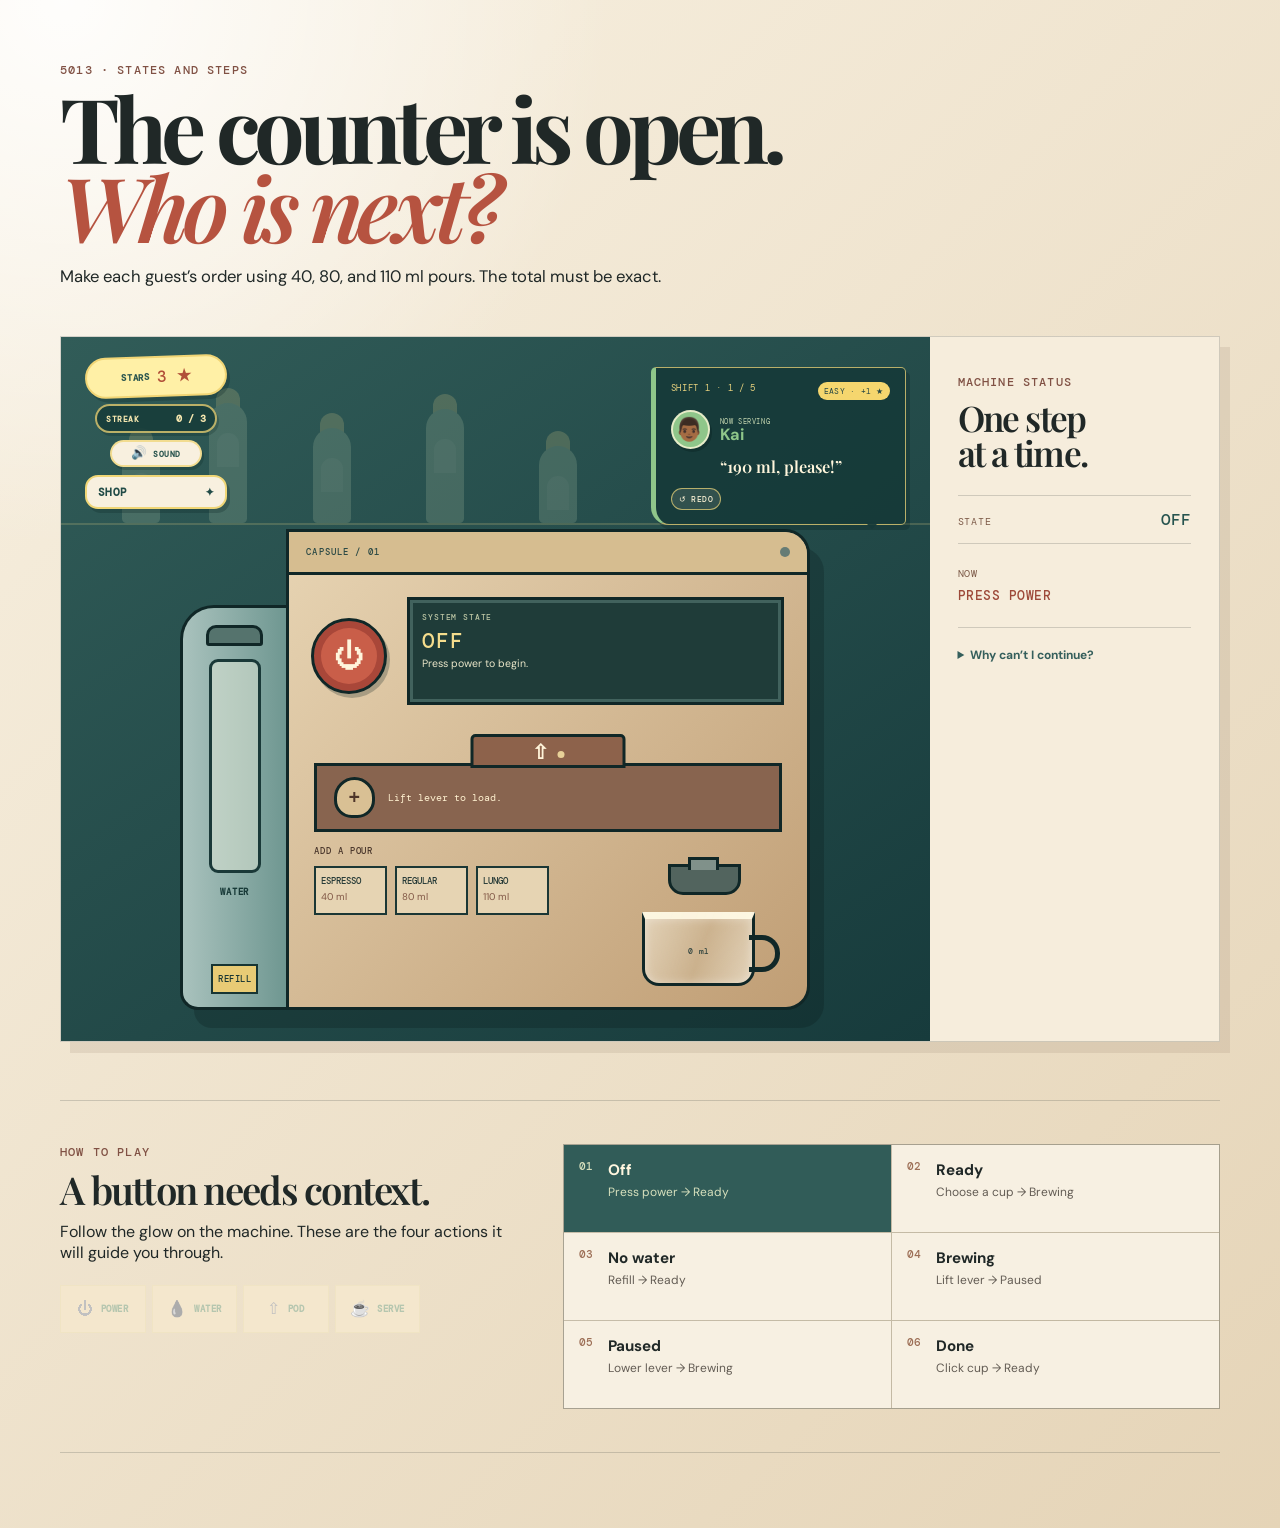
<file: index.html>
<!doctype html>
<html lang="en">
  <head>
    <meta charset="UTF-8" />
    <meta name="viewport" content="width=device-width, initial-scale=1.0" />
    <meta name="description" content="An interactive state model of a capsule coffee machine." />
    <title>Capsule Coffee Machine</title>
    <link rel="preconnect" href="https://fonts.googleapis.com" />
    <link rel="preconnect" href="https://fonts.gstatic.com" crossorigin />
    <link href="https://fonts.googleapis.com/css2?family=DM+Mono:wght@400;500&family=DM+Sans:wght@400;500;600;700&family=Playfair+Display:ital,wght@0,600;0,700;1,600&display=swap" rel="stylesheet" />
    <link rel="stylesheet" href="style.css" />
    <style>
      .machine-stage { padding-top: 188px; }
      .guide-explainer { width: 100%; max-width: 360px; margin: 22px 0 0; }
      .machine-body { position: relative; overflow: hidden; }
      .machine-top,.machine-face { position: relative; z-index: 2; }
      .machine-pattern { position: absolute; z-index: 1; inset: 43px 0 0; pointer-events: none; opacity: 0; }
      .coffee-machine[data-skin="halloween"] .machine-body { background: linear-gradient(135deg,#ee8837,#4d294e); }.coffee-machine[data-skin="halloween"] .machine-top { background: #35203f; }.coffee-machine[data-skin="halloween"] .water-tank { background: linear-gradient(90deg,#f0aa46,#6c385f); }.coffee-machine[data-skin="halloween"] .capsule-bay { background: #51294f; }.coffee-machine[data-skin="halloween"] .lever { background: #e37d38; }
      .coffee-machine[data-skin="christmas"] .machine-body { background: linear-gradient(135deg,#e9dfc6,#3c7e62); }.coffee-machine[data-skin="christmas"] .machine-top { background: #a9343c; }.coffee-machine[data-skin="christmas"] .water-tank { background: linear-gradient(90deg,#f0e5c9,#4b9276); }.coffee-machine[data-skin="christmas"] .capsule-bay { background: #a83d42; }.coffee-machine[data-skin="christmas"] .lever { background: #31715a; }
      .coffee-machine[data-skin="chinese"] .machine-body { background: linear-gradient(135deg,#d93d3c,#8e2027); }.coffee-machine[data-skin="chinese"] .machine-top { background: #701922; color: #ffe7a4; }.coffee-machine[data-skin="chinese"] .water-tank { background: linear-gradient(90deg,#e87553,#aa272d); }.coffee-machine[data-skin="chinese"] .capsule-bay { background: #7f1d25; }.coffee-machine[data-skin="chinese"] .lever { background: #dcb649; }
      .coffee-machine[data-skin="halloween"] .machine-pattern { opacity: .45; background-image: url("data:image/svg+xml,%3Csvg xmlns='http://www.w3.org/2000/svg' width='168' height='92' viewBox='0 0 168 92'%3E%3Cg opacity='.96'%3E%3Cg transform='translate(10 13)'%3E%3Cellipse cx='30' cy='27' rx='25' ry='22' fill='%23f6a139'/%3E%3Cellipse cx='30' cy='27' rx='13' ry='22' fill='none' stroke='%23d66b2b' stroke-width='3'/%3E%3Cpath d='M28 5c1-8 8-7 11-5-5 2-6 6-6 9' fill='%23567b43'/%3E%3Cpath d='m16 23 7-7 6 8m14-1-7-7-5 8M17 35c9 9 20 9 28 0-5 2-8 0-11-3-3 4-7 5-17 3Z' fill='%23382339'/%3E%3C/g%3E%3Cg transform='translate(94 12)'%3E%3Cpath d='M31 3C15 3 5 15 7 31c1 9 6 13 12 16v13h24V47c6-3 11-7 12-16C57 15 47 3 31 3Z' fill='%23f4ead1'/%3E%3Ccircle cx='21' cy='29' r='7' fill='%23382339'/%3E%3Ccircle cx='42' cy='29' r='7' fill='%23382339'/%3E%3Cpath d='m31 35-5 8h10Z' fill='%23382339'/%3E%3Cpath d='M21 50v10m10-10v10m10-10v10' stroke='%23382339' stroke-width='3'/%3E%3C/g%3E%3C/g%3E%3C/svg%3E"); background-size: 168px 92px; }
      .coffee-machine[data-skin="christmas"] .machine-pattern { opacity: .47; background-color: #f3e7c8; background-image: repeating-linear-gradient(0deg,transparent 0 23px,rgba(139,30,42,.88) 23px 29px,transparent 29px 37px,rgba(39,106,76,.78) 37px 40px),repeating-linear-gradient(90deg,transparent 0 25px,rgba(139,30,42,.88) 25px 31px,transparent 31px 41px,rgba(39,106,76,.78) 41px 44px); }
      .coffee-machine[data-skin="chinese"] .machine-pattern { opacity: .38; background-image: url("data:image/svg+xml,%3Csvg xmlns='http://www.w3.org/2000/svg' width='190' height='104' viewBox='0 0 190 104'%3E%3Cg fill='none' stroke='%23f5d36f' stroke-width='4' stroke-linecap='round' stroke-linejoin='round'%3E%3Cpath d='M14 66c19-34 43-38 55-15 12 25 37 25 50 1 9-17 25-22 45-8-5-10-2-18 8-23m-8 23 14-2-6 12 10 9-16 2c-13 22-35 30-55 13-18-15-33-7-45 6-18 18-38 9-52-18Z'/%3E%3Cpath d='m160 35-11-12m18 11 5-15m-26 44-11 12m-70-6-13 13m62-9 10 14M35 53l-15-7'/%3E%3Ccircle cx='168' cy='42' r='2.5' fill='%23f5d36f' stroke='none'/%3E%3Cpath d='M25 20c11-11 22-8 27 0 8-11 22-7 24 4M101 23c10-10 21-7 25 1 8-10 20-6 23 3' stroke-width='3'/%3E%3C/g%3E%3C/svg%3E"); background-size: 190px 104px; }
      .coffee-machine[data-button-skin="heart"] .power-button,.coffee-machine[data-button-skin="star"] .power-button { border: 0; border-radius: 0; background: #102727; box-shadow: none; filter: drop-shadow(4px 5px 0 rgba(14,33,31,.32)); }
      .coffee-machine[data-button-skin="heart"] .power-button::before,.coffee-machine[data-button-skin="heart"] .power-button::after,.coffee-machine[data-button-skin="star"] .power-button::before,.coffee-machine[data-button-skin="star"] .power-button::after { content: ""; position: absolute; z-index: 1; pointer-events: none; }
      .coffee-machine[data-button-skin="heart"] .power-button { width: 82px; height: 76px; clip-path: polygon(50% 97%,5% 58%,0 30%,16% 5%,41% 8%,50% 24%,59% 8%,84% 5%,100% 30%,95% 58%); }
      .coffee-machine[data-button-skin="heart"] .power-button::before { inset: 4px; background: #a94750; clip-path: inherit; }.coffee-machine[data-button-skin="heart"] .power-button::after { inset: 10px; z-index: 2; background: linear-gradient(145deg,#f28b91,#c5505b 62%,#9d3c49); clip-path: inherit; }
      .coffee-machine[data-button-skin="star"] .power-button { width: 88px; height: 88px; color: #26443f; clip-path: polygon(50% 0,61% 34%,98% 38%,68% 59%,79% 95%,50% 74%,21% 95%,32% 59%,2% 38%,39% 34%); }
      .coffee-machine[data-button-skin="star"] .power-button::before { inset: 4px; background: #b28427; clip-path: inherit; }.coffee-machine[data-button-skin="star"] .power-button::after { inset: 10px; z-index: 2; background: linear-gradient(145deg,#ffe68a,#e6bc45 58%,#bd8825); clip-path: inherit; }
      .coffee-machine[data-button-skin="heart"] .power-button span,.coffee-machine[data-button-skin="star"] .power-button span { position: relative; z-index: 3; }
      @media (max-width: 620px) { .machine-stage { padding-top: 143px; } }
    </style>
  </head>
  <body>
    <main class="page-shell">
      <header class="site-header">
        <p class="eyebrow">5013 · STATES AND STEPS</p>
        <h1>The counter is open.<br /><em>Who is next?</em></h1>
        <p class="intro">Make each guest’s order using 40, 80, and 110 ml pours. The total must be exact.</p>
      </header>

      <section class="simulation" aria-labelledby="simulation-title">
        <div class="machine-stage">
          <div class="queue-scene" aria-hidden="true"><i class="person p1"></i><i class="person p2"></i><i class="person p3"></i><i class="person p4"></i><i class="person p5"></i></div>
          <aside class="game-tools" aria-label="Rewards and shop">
            <div class="star-wallet" aria-live="polite"><span>STARS</span><strong><b id="starsCount">3</b> ★</strong></div>
            <div class="streak-chip" id="streakChip" aria-live="polite">
              <span>STREAK</span><strong id="streakCount">0 / 3</strong>
            </div>
            <button class="sound-toggle" id="soundToggle" type="button" aria-pressed="true" aria-label="Turn sound off">
              <span aria-hidden="true" id="soundIcon">🔊</span><strong>SOUND</strong>
            </button>
            <details class="shop-panel">
              <summary>SHOP <span aria-hidden="true">✦</span></summary>
              <p>Earn 1–2 ★ per order.</p>
              <button class="skin-test-button" id="skinTestButton" type="button" aria-pressed="false">✦ TRY ALL SKINS</button>

              <section class="shop-group" aria-label="Machine skins">
                <h3>Machine</h3>
                <div class="skin-options">
                  <button class="skin-option" data-category="machine" data-skin="classic" data-cost="0" type="button"><i></i><span>Classic</span><b>FREE</b></button>
                  <button class="skin-option" data-category="machine" data-skin="midnight" data-cost="4" type="button"><i></i><span>Midnight</span><b>4 ★</b></button>
                  <button class="skin-option" data-category="machine" data-skin="cherry" data-cost="5" type="button"><i></i><span>Cherry</span><b>5 ★</b></button>
                  <button class="skin-option" data-category="machine" data-skin="halloween" data-cost="7" type="button"><i></i><span>Halloween</span><b>7 ★</b></button>
                  <button class="skin-option" data-category="machine" data-skin="christmas" data-cost="8" type="button"><i></i><span>Christmas</span><b>8 ★</b></button>
                  <button class="skin-option" data-category="machine" data-skin="chinese" data-cost="10" type="button"><i></i><span>Chinese</span><b>10 ★</b></button>
                </div>
              </section>

              <section class="shop-group" aria-label="Power button skins">
                <h3>Power button</h3>
                <div class="skin-options compact-options">
                  <button class="skin-option" data-category="button" data-skin="classic" data-cost="0" type="button"><i></i><span>Classic</span><b>FREE</b></button>
                  <button class="skin-option" data-category="button" data-skin="square" data-cost="3" type="button"><i></i><span>Square</span><b>3 ★</b></button>
                  <button class="skin-option" data-category="button" data-skin="heart" data-cost="5" type="button"><i></i><span>Heart</span><b>5 ★</b></button>
                  <button class="skin-option" data-category="button" data-skin="star" data-cost="7" type="button"><i></i><span>Star</span><b>7 ★</b></button>
                </div>
              </section>

              <section class="shop-group" aria-label="Cup skins">
                <h3>Cup</h3>
                <div class="skin-options compact-options">
                  <button class="skin-option" data-category="cup" data-skin="classic" data-cost="0" type="button"><i></i><span>Classic</span><b>FREE</b></button>
                  <button class="skin-option" data-category="cup" data-skin="amber" data-cost="4" type="button"><i></i><span>Amber</span><b>4 ★</b></button>
                  <button class="skin-option" data-category="cup" data-skin="jade" data-cost="6" type="button"><i></i><span>Jade</span><b>6 ★</b></button>
                </div>
              </section>
            </details>
          </aside>
          <section class="customer-card" id="customerCard" aria-live="polite">
            <div class="customer-meta">
              <span id="shiftLabel">SHIFT 1 · 1 / 5</span>
              <span class="difficulty-badge" id="difficultyBadge">EASY · +1 ★</span>
            </div>
            <div class="customer-identity">
              <span class="customer-avatar" id="customerAvatar" aria-hidden="true">👩🏽</span>
              <div><small>NOW SERVING</small><strong id="customerName">MIA</strong></div>
            </div>
            <strong class="customer-order" id="customerRequest">“120 ml, please!”</strong>
            <small id="customerHint"></small>
            <button class="reset-order" id="resetOrderButton" type="button" aria-label="Start this order over" title="Start this order over">↺ REDO</button>
          </section>
          <div class="coffee-machine" id="machine" data-state="off">
            <aside class="water-tank" aria-label="Water tank">
              <div class="tank-cap" aria-hidden="true"></div>
              <div class="tank-window"><span id="waterMeter"></span></div>
              <div class="tank-copy"><b>WATER</b></div>
              <button class="tank-button" id="refillButton" type="button">REFILL</button>
            </aside>

            <div class="machine-body">
              <div class="machine-top"><span>CAPSULE / 01</span><span class="power-light" aria-hidden="true"></span></div>
              <div class="machine-pattern" aria-hidden="true"></div>
              <div class="machine-face">
                <button class="power-button" id="powerButton" type="button" aria-pressed="false" aria-label="Power"><span class="power-symbol">⏻</span></button>

                <div class="display" aria-live="polite">
                  <span class="display-label">SYSTEM STATE</span>
                  <strong id="displayState">OFF</strong>
                  <span id="displayMessage">Press power to begin.</span>
                  <span class="pour-equation" id="pourEquation" hidden></span>
                </div>

                <section class="capsule-chamber" aria-label="Capsule chamber">
                  <button class="lever" id="lidButton" type="button" aria-pressed="false" aria-label="Lift lever"><span id="lidLabel" aria-hidden="true">⇧</span><i aria-hidden="true"></i></button>
                  <div class="capsule-bay">
                    <button class="capsule" id="podButton" type="button" aria-label="Insert or remove coffee capsule"><span id="podVisualText">+</span></button>
                    <p id="podHint">Lift lever to load.</p>
                  </div>
                </section>

                <div class="cup-controls" aria-label="Choose cup size">
                  <p>ADD A POUR</p>
                  <button id="espressoButton" type="button"><b>ESPRESSO</b><span>40 ml</span></button>
                  <button id="regularButton" type="button"><b>REGULAR</b><span>80 ml</span></button>
                  <button id="lungoButton" type="button"><b>LUNGO</b><span>110 ml</span></button>
                </div>

                <div class="spout" aria-hidden="true"><span></span></div>
                <div class="coffee-stream" id="coffeeStream" aria-hidden="true"></div>
                <button class="cup" id="replaceCupButton" type="button" aria-label="Coffee cup, maximum capacity 500 milliliters. Click a completed cup to serve the customer."><span class="coffee-fill" id="coffeeFill"></span><span class="coffee-surface"></span><span id="cupLabel">0 ml</span><i></i></button>
              </div>
            </div>
          </div>
        </div>

        <aside class="logic-panel" aria-labelledby="simulation-title">
          <p class="eyebrow">MACHINE STATUS</p>
          <h2 id="simulation-title">One step<br />at a time.</h2>
          <div class="readout"><span>STATE</span><strong id="stateReadout">OFF</strong></div>
          <div class="next-action" aria-live="polite"><span>NOW</span><strong id="nextAction">PRESS POWER</strong></div>
          <details class="logic-details">
            <summary>Why can’t I continue?</summary>
            <p id="logicMessage" aria-live="polite">if power is off, brewing is blocked.</p>
          </details>
        </aside>
      </section>

      <p class="reward-toast" id="rewardToast" aria-live="polite" role="status"></p>

      <dialog class="capacity-dialog" id="capacityDialog" aria-labelledby="capacityTitle">
        <p class="eyebrow">CUP LIMIT</p>
        <h2 id="capacityTitle">Not enough room.</h2>
        <p id="capacityMessage">This drink would go over the 500 ml cup capacity.</p>
        <button id="closeDialogButton" type="button">Keep this cup</button>
      </dialog>

      <dialog class="shift-dialog" id="shiftDialog" aria-labelledby="shiftTitle">
        <p class="eyebrow">SHIFT <span id="completedShift">1</span> COMPLETE</p>
        <h2 id="shiftTitle">Counter closed.</h2>
        <div class="shift-summary">
          <p><span>SERVED</span><strong>5 / 5</strong></p>
          <p><span>SHIFT STARS</span><strong id="shiftStars">+0 ★</strong></p>
        </div>
        <p class="next-shift-label">NEXT SHIFT</p>
        <div class="next-shift-guide" aria-label="Guide for the next shift">
          <span><b>2 → 3 → 4</b> pours</span>
          <span><b>3 streak</b> +1 ★</span>
        </div>
        <p>Stars stay. Streak restarts.</p>
        <button id="nextShiftButton" type="button">START SHIFT 2</button>
      </dialog>

      <section class="logic-map" aria-labelledby="logic-title">
        <div>
          <p class="eyebrow">HOW TO PLAY</p>
          <h2 id="logic-title">A button needs context.</h2>
          <p>Follow the glow on the machine. These are the four actions it will guide you through.</p>
          <ol class="guide-strip guide-explainer" aria-label="Coffee-making steps">
            <li><span aria-hidden="true">⏻</span><b>POWER</b></li>
            <li><span aria-hidden="true">💧</span><b>WATER</b></li>
            <li><span aria-hidden="true">⇧</span><b>POD</b></li>
            <li><span aria-hidden="true">☕</span><b>SERVE</b></li>
          </ol>
        </div>
        <ol class="state-list" aria-label="Coffee machine state transitions">
          <li data-node="off"><b>01</b><span><strong>Off</strong><small>Press power → Ready</small></span></li>
          <li data-node="ready"><b>02</b><span><strong>Ready</strong><small>Choose a cup → Brewing</small></span></li>
          <li data-node="no-water"><b>03</b><span><strong>No water</strong><small>Refill → Ready</small></span></li>
          <li data-node="brewing"><b>04</b><span><strong>Brewing</strong><small>Lift lever → Paused</small></span></li>
          <li data-node="paused"><b>05</b><span><strong>Paused</strong><small>Lower lever → Brewing</small></span></li>
          <li data-node="done"><b>06</b><span><strong>Done</strong><small>Click cup → Ready</small></span></li>
        </ol>
      </section>
    </main>
    <script src="app.js"></script>
  </body>
</html>
</file>
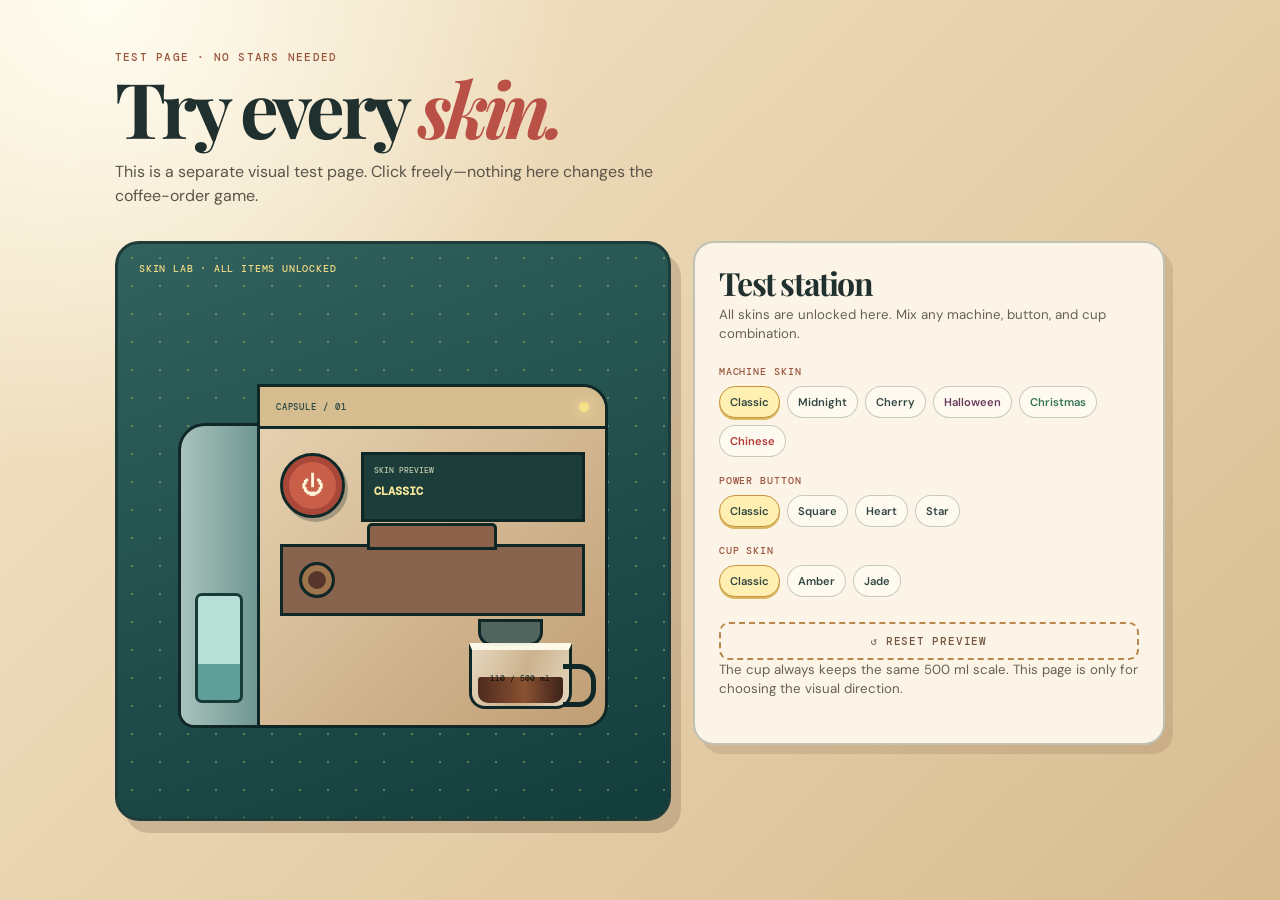
<file: skin-lab.html>
<!doctype html>
<html lang="en">
  <head>
    <meta charset="UTF-8" />
    <meta name="viewport" content="width=device-width, initial-scale=1.0" />
    <title>Skin Lab · Coffee Counter</title>
    <link rel="preconnect" href="https://fonts.googleapis.com" />
    <link rel="preconnect" href="https://fonts.gstatic.com" crossorigin />
    <link href="https://fonts.googleapis.com/css2?family=DM+Mono:wght@400;500&family=DM+Sans:wght@500;600;700&family=Playfair+Display:ital,wght@0,600;0,700;1,600&display=swap" rel="stylesheet" />
    <style>
      :root { --ink:#20302e; --cream:#fbf4e5; --green:#214d49; --gold:#e5c66e; --mono:"DM Mono",monospace; --sans:"DM Sans",sans-serif; --serif:"Playfair Display",serif; }
      * { box-sizing:border-box; } body { min-height:100vh; margin:0; color:var(--ink); background:radial-gradient(circle at 8% 0,#fffdf1 0,transparent 32%),linear-gradient(135deg,#f5e6c8,#d8bc90); font-family:var(--sans); }
      main { width:min(1050px,calc(100% - 34px)); margin:auto; padding:50px 0 70px; }.eyebrow { margin:0 0 9px; color:#9a553e; font:500 .7rem var(--mono); letter-spacing:.11em; } h1 { margin:0; font:700 clamp(3rem,6vw,5.5rem)/.9 var(--serif); letter-spacing:-.06em; } h1 em { color:#ba5147; } .intro { max-width:540px; margin:18px 0 33px; color:#5a544a; line-height:1.5; }
      .lab { display:grid; grid-template-columns:minmax(280px,1fr) minmax(295px,.85fr); gap:22px; align-items:start; }.preview { min-height:580px; position:relative; display:grid; place-items:center; overflow:hidden; border:3px solid #1e3d3a; border-radius:24px; background:linear-gradient(160deg,#32625d,#123d3c); box-shadow:10px 12px 0 rgba(77,49,31,.18); }.preview::before { content:"SKIN LAB · ALL ITEMS UNLOCKED"; position:absolute; top:18px; left:21px; color:#efd985; font:500 .63rem var(--mono); letter-spacing:.08em; }.sparkles { position:absolute; inset:0; opacity:.35; background-image:radial-gradient(#f3d979 1px,transparent 1px); background-size:28px 28px; }
      .machine { --body-a:#e7d4b3; --body-b:#c09e75; --top:#d6bd90; --tank-a:#a9c2bd; --tank-b:#6f9791; --bay:#88644f; --lever:#8d624b; position:relative; z-index:1; width:min(82%,430px); height:360px; margin-top:34px; }.tank { position:absolute; left:0; bottom:0; width:79px; height:305px; border:3px solid #102727; border-right:0; border-radius:27px 0 0 16px; background:linear-gradient(90deg,var(--tank-a),var(--tank-b)); }.tank::after { content:""; position:absolute; left:14px; right:14px; bottom:22px; height:104px; border:3px solid #173b39; border-radius:7px; background:linear-gradient(#b8dfd6 65%,#5f9f99 65%); }.body { position:absolute; right:0; bottom:0; width:calc(100% - 79px); height:344px; overflow:hidden; border:3px solid #102727; border-radius:0 25px 23px 0; background:linear-gradient(135deg,var(--body-a),var(--body-b)); }.top { height:42px; padding:0 16px; display:flex; align-items:center; justify-content:space-between; border-bottom:3px solid #102727; background:var(--top); color:#244541; font:500 .55rem var(--mono); letter-spacing:.1em; }.light { width:10px; height:10px; border-radius:50%; background:#f8e184; box-shadow:0 0 13px #fff0a4; }.display { position:absolute; top:65px; left:101px; right:20px; height:70px; padding:10px; border:3px solid #102727; background:#1d3d3a; color:#f6e79c; font:500 .78rem var(--mono); }.display small { display:block; margin-bottom:8px; color:#bdc9aa; font-size:.48rem; }.power { position:absolute; top:66px; left:20px; width:65px; height:65px; display:grid; place-content:center; border:3px solid #102727; border-radius:50%; background:#c95e49; color:#fff5d9; box-shadow:inset 0 0 0 6px #a94739,3px 4px 0 rgba(14,33,31,.27); font:1.45rem/1 var(--sans); }.chamber { position:absolute; top:157px; left:20px; right:20px; height:72px; border:3px solid #102727; background:var(--bay); }.lever { position:absolute; z-index:2; top:-24px; left:50%; width:130px; height:27px; transform:translateX(-50%); border:3px solid #102727; border-radius:5px 5px 0 0; background:var(--lever); }.pod { position:absolute; top:15px; left:16px; width:36px; height:36px; border:3px solid #102727; border-radius:50%; background:#56362d; box-shadow:inset 0 0 0 6px #9d744c; }.spout { position:absolute; right:62px; bottom:79px; width:65px; height:27px; border:3px solid #102727; border-radius:0 0 14px 14px; background:#52645e; }.cup { position:absolute; right:33px; bottom:16px; width:103px; height:66px; overflow:visible; border:3px solid #102727; border-top:7px solid rgba(255,252,236,.93); border-radius:0 0 16px 16px; background:linear-gradient(110deg,rgba(255,255,244,.5),rgba(236,246,232,.12) 52%,rgba(255,255,244,.55)); }.cup::before { content:""; position:absolute; left:6px; right:6px; bottom:3px; height:46%; border-radius:3px 3px 10px 10px; background:linear-gradient(90deg,#4e2a1e,#8a5131 55%,#3c221a); }.cup::after { content:""; position:absolute; top:14px; right:-27px; width:28px; height:33px; border:5px solid #102727; border-left:0; border-radius:0 17px 17px 0; }.cup span { position:absolute; z-index:2; inset:0; display:grid; place-content:center; color:#29433f; font:500 .5rem var(--mono); mix-blend-mode:multiply; }
      .pattern-layer { position:absolute; z-index:0; inset:42px 0 0; pointer-events:none; opacity:0; transition:opacity .22s ease; }.display,.power,.chamber,.spout,.cup { z-index:1; }
      .machine[data-machine="midnight"] { --body-a:#526473; --body-b:#1c2631; --top:#273643; --tank-a:#7c99a1; --tank-b:#395565; --bay:#4d5662; --lever:#374754; }.machine[data-machine="cherry"] { --body-a:#efb291; --body-b:#a9434e; --top:#872d39; --tank-a:#f0b39c; --tank-b:#b34851; --bay:#8a3441; --lever:#c75a56; }
      .machine[data-machine="halloween"] { --body-a:#ee8837; --body-b:#4d294e; --top:#35203f; --tank-a:#f0aa46; --tank-b:#6c385f; --bay:#51294f; --lever:#e37d38; }.machine[data-machine="halloween"] .pattern-layer { opacity:.45; background-image:url("data:image/svg+xml,%3Csvg xmlns='http://www.w3.org/2000/svg' width='168' height='92' viewBox='0 0 168 92'%3E%3Cg opacity='.96'%3E%3Cg transform='translate(10 13)'%3E%3Cellipse cx='30' cy='27' rx='25' ry='22' fill='%23f6a139'/%3E%3Cellipse cx='30' cy='27' rx='13' ry='22' fill='none' stroke='%23d66b2b' stroke-width='3'/%3E%3Cpath d='M28 5c1-8 8-7 11-5-5 2-6 6-6 9' fill='%23567b43'/%3E%3Cpath d='m16 23 7-7 6 8m14-1-7-7-5 8M17 35c9 9 20 9 28 0-5 2-8 0-11-3-3 4-7 5-17 3Z' fill='%23382339'/%3E%3C/g%3E%3Cg transform='translate(94 12)'%3E%3Cpath d='M31 3C15 3 5 15 7 31c1 9 6 13 12 16v13h24V47c6-3 11-7 12-16C57 15 47 3 31 3Z' fill='%23f4ead1'/%3E%3Ccircle cx='21' cy='29' r='7' fill='%23382339'/%3E%3Ccircle cx='42' cy='29' r='7' fill='%23382339'/%3E%3Cpath d='m31 35-5 8h10Z' fill='%23382339'/%3E%3Cpath d='M21 50v10m10-10v10m10-10v10' stroke='%23382339' stroke-width='3'/%3E%3C/g%3E%3C/g%3E%3C/svg%3E"); background-size:168px 92px; }
      .machine[data-machine="christmas"] { --body-a:#e9dfc6; --body-b:#3c7e62; --top:#a9343c; --tank-a:#f0e5c9; --tank-b:#4b9276; --bay:#a83d42; --lever:#31715a; }.machine[data-machine="christmas"] .pattern-layer { opacity:.47; background-color:#f3e7c8; background-image:repeating-linear-gradient(0deg,transparent 0 23px,rgba(139,30,42,.88) 23px 29px,transparent 29px 37px,rgba(39,106,76,.78) 37px 40px),repeating-linear-gradient(90deg,transparent 0 25px,rgba(139,30,42,.88) 25px 31px,transparent 31px 41px,rgba(39,106,76,.78) 41px 44px); }
      .machine[data-machine="chinese"] { --body-a:#d93d3c; --body-b:#8e2027; --top:#701922; --tank-a:#e87553; --tank-b:#aa272d; --bay:#7f1d25; --lever:#dcb649; }.machine[data-machine="chinese"] .top { color:#ffe7a4; }.machine[data-machine="chinese"] .pattern-layer { opacity:.38; background-image:url("data:image/svg+xml,%3Csvg xmlns='http://www.w3.org/2000/svg' width='190' height='104' viewBox='0 0 190 104'%3E%3Cg fill='none' stroke='%23f5d36f' stroke-width='4' stroke-linecap='round' stroke-linejoin='round'%3E%3Cpath d='M14 66c19-34 43-38 55-15 12 25 37 25 50 1 9-17 25-22 45-8-5-10-2-18 8-23m-8 23 14-2-6 12 10 9-16 2c-13 22-35 30-55 13-18-15-33-7-45 6-18 18-38 9-52-18Z'/%3E%3Cpath d='m160 35-11-12m18 11 5-15m-26 44-11 12m-70-6-13 13m62-9 10 14M35 53l-15-7'/%3E%3Ccircle cx='168' cy='42' r='2.5' fill='%23f5d36f' stroke='none'/%3E%3Cpath d='M25 20c11-11 22-8 27 0 8-11 22-7 24 4M101 23c10-10 21-7 25 1 8-10 20-6 23 3' stroke-width='3'/%3E%3C/g%3E%3C/svg%3E"); background-size:190px 104px; }
      .power span { position:relative; z-index:3; }.machine[data-button="square"] .power { border-radius:8px; }.machine[data-button="heart"] .power,.machine[data-button="star"] .power { border:0; border-radius:0; background:#102727; box-shadow:none; filter:drop-shadow(4px 5px 0 rgba(14,33,31,.32)); }.machine[data-button="heart"] .power::before,.machine[data-button="heart"] .power::after,.machine[data-button="star"] .power::before,.machine[data-button="star"] .power::after { content:""; position:absolute; z-index:1; pointer-events:none; }.machine[data-button="heart"] .power { width:76px; height:70px; clip-path:polygon(50% 97%,5% 58%,0 30%,16% 5%,41% 8%,50% 24%,59% 8%,84% 5%,100% 30%,95% 58%); }.machine[data-button="heart"] .power::before { inset:4px; background:#a94750; clip-path:polygon(50% 97%,5% 58%,0 30%,16% 5%,41% 8%,50% 24%,59% 8%,84% 5%,100% 30%,95% 58%); }.machine[data-button="heart"] .power::after { inset:10px; z-index:2; background:linear-gradient(145deg,#f28b91,#c5505b 62%,#9d3c49); clip-path:polygon(50% 97%,5% 58%,0 30%,16% 5%,41% 8%,50% 24%,59% 8%,84% 5%,100% 30%,95% 58%); box-shadow:inset -5px -6px 0 rgba(116,30,43,.24); }.machine[data-button="star"] .power { width:80px; height:80px; color:#26443f; clip-path:polygon(50% 0,61% 34%,98% 38%,68% 59%,79% 95%,50% 74%,21% 95%,32% 59%,2% 38%,39% 34%); }.machine[data-button="star"] .power::before { inset:4px; background:#b28427; clip-path:polygon(50% 0,61% 34%,98% 38%,68% 59%,79% 95%,50% 74%,21% 95%,32% 59%,2% 38%,39% 34%); }.machine[data-button="star"] .power::after { inset:10px; z-index:2; background:linear-gradient(145deg,#ffe68a,#e6bc45 58%,#bd8825); clip-path:polygon(50% 0,61% 34%,98% 38%,68% 59%,79% 95%,50% 74%,21% 95%,32% 59%,2% 38%,39% 34%); box-shadow:inset -5px -6px 0 rgba(117,72,16,.22); }.machine[data-cup="amber"] .cup { border-color:#75441f; border-top-color:#f7d598; background:linear-gradient(110deg,rgba(255,213,130,.58),rgba(176,98,34,.23) 52%,rgba(255,230,170,.62)); }.machine[data-cup="amber"] .cup::after { border-color:#75441f; }.machine[data-cup="jade"] .cup { border-color:#194941; border-top-color:#d5f1df; background:linear-gradient(110deg,rgba(207,241,220,.58),rgba(71,143,116,.24) 52%,rgba(218,248,228,.64)); }.machine[data-cup="jade"] .cup::after { border-color:#194941; }
      .controls { padding:24px; border:2px solid rgba(36,58,53,.28); border-radius:21px; background:#fcf5e7; box-shadow:8px 9px 0 rgba(98,60,37,.14); }.controls h2 { margin:0 0 6px; font:700 2rem/1 var(--serif); letter-spacing:-.045em; }.controls > p { margin:0 0 21px; color:#686054; font-size:.83rem; line-height:1.45; }.group { margin-top:17px; }.group h3 { margin:0 0 8px; color:#9a553e; font:500 .64rem var(--mono); letter-spacing:.09em; text-transform:uppercase; }.choices { display:flex; flex-wrap:wrap; gap:7px; }.choice { padding:8px 10px; border:1px solid rgba(39,58,54,.25); border-radius:999px; background:#fffaf0; color:#314743; font:600 .7rem var(--sans); }.choice:hover,.choice.selected { border-color:#c79340; background:#fff0b1; box-shadow:0 2px 0 #d9b860; }.choice[data-value="halloween"] { color:#68385d; }.choice[data-value="christmas"] { color:#347357; }.choice[data-value="chinese"] { color:#b23a35; }.reset { width:100%; margin-top:25px; padding:10px; border:2px dashed #b9874c; border-radius:10px; background:transparent; color:#735542; font:500 .68rem var(--mono); letter-spacing:.07em; }.reset:hover { background:#f7e4bd; }.note { margin:18px 0 0; color:#685f52; font-size:.72rem; line-height:1.45; }
      @media (max-width:760px) { main { padding-top:34px; }.lab { grid-template-columns:1fr; }.preview { min-height:480px; }.machine { transform:scale(.84); } }
    </style>
  </head>
  <body>
    <main>
      <p class="eyebrow">TEST PAGE · NO STARS NEEDED</p>
      <h1>Try every <em>skin.</em></h1>
      <p class="intro">This is a separate visual test page. Click freely—nothing here changes the coffee-order game.</p>
      <section class="lab">
        <div class="preview" aria-label="Machine skin preview"><div class="sparkles"></div><div class="machine" id="machine" data-machine="classic" data-button="classic" data-cup="classic"><div class="tank"></div><div class="body"><div class="top"><span>CAPSULE / 01</span><i class="light"></i></div><div class="pattern-layer" aria-hidden="true"></div><button class="power" aria-label="Power button preview"><span>⏻</span></button><div class="display"><small>SKIN PREVIEW</small><b id="previewName">CLASSIC</b></div><div class="chamber"><i class="lever"></i><i class="pod"></i></div><i class="spout"></i><div class="cup"><span>110 / 500 ml</span></div></div></div></div>
        <aside class="controls">
          <h2>Test station</h2><p>All skins are unlocked here. Mix any machine, button, and cup combination.</p>
          <section class="group"><h3>Machine skin</h3><div class="choices" data-group="machine"><button class="choice selected" data-value="classic">Classic</button><button class="choice" data-value="midnight">Midnight</button><button class="choice" data-value="cherry">Cherry</button><button class="choice" data-value="halloween">Halloween</button><button class="choice" data-value="christmas">Christmas</button><button class="choice" data-value="chinese">Chinese</button></div></section>
          <section class="group"><h3>Power button</h3><div class="choices" data-group="button"><button class="choice selected" data-value="classic">Classic</button><button class="choice" data-value="square">Square</button><button class="choice" data-value="heart">Heart</button><button class="choice" data-value="star">Star</button></div></section>
          <section class="group"><h3>Cup skin</h3><div class="choices" data-group="cup"><button class="choice selected" data-value="classic">Classic</button><button class="choice" data-value="amber">Amber</button><button class="choice" data-value="jade">Jade</button></div></section>
          <button class="reset" id="reset" type="button">↺ RESET PREVIEW</button>
          <p class="note">The cup always keeps the same 500 ml scale. This page is only for choosing the visual direction.</p>
        </aside>
      </section>
    </main>
    <script>
      const machine = document.querySelector('#machine');
      const previewName = document.querySelector('#previewName');
      document.querySelectorAll('[data-group]').forEach(group => group.addEventListener('click', event => {
        const button = event.target.closest('button'); if (!button) return;
        group.querySelectorAll('button').forEach(item => item.classList.toggle('selected', item === button));
        machine.dataset[group.dataset.group] = button.dataset.value;
        previewName.textContent = machine.dataset.machine.toUpperCase();
      }));
      document.querySelector('#reset').addEventListener('click', () => {
        machine.dataset.machine = machine.dataset.button = machine.dataset.cup = 'classic';
        document.querySelectorAll('[data-group]').forEach(group => group.querySelectorAll('button').forEach((item, index) => item.classList.toggle('selected', index === 0)));
        previewName.textContent = 'CLASSIC';
      });
    </script>
  </body>
</html>
</file>
<file: style.css>
:root { --ink:#202827; --cream:#f7f0e2; --paper:#e9dcc5; --coffee:#342019; --green:#355f5c; --dark-green:#173b3c; --red:#b65340; --gold:#dfc076; --line:rgba(32,40,39,.18); --mono:"DM Mono",monospace; --sans:"DM Sans",sans-serif; --serif:"Playfair Display",serif; }

/* Game-first interface: the machine glows; the steps are explained below. */
.machine-stage { padding-top:188px; }
.game-tools { position:absolute; z-index:4; top:19px; left:24px; width:142px; }
.game-tools .star-wallet { display:flex; justify-content:center; align-items:center; gap:7px; margin:0; padding:8px 10px; border:2px solid #f1d575; border-radius:999px; background:#fff0a6; box-shadow:3px 4px 0 rgba(11,38,37,.27); color:#224743; transform:rotate(-2deg); }
.reset-order { margin-top:11px; padding:5px 7px; border:1px solid rgba(240,215,122,.7); border-radius:999px; background:rgba(255,246,220,.12); color:#fff4d7; font:500 .5rem var(--mono); letter-spacing:.05em; }.reset-order:hover { background:rgba(255,246,220,.25); }
.game-tools .star-wallet span { color:#28534d; font:700 .57rem var(--mono); letter-spacing:.08em; }
.game-tools .star-wallet strong { color:#b14f38; font:600 1rem var(--mono); }
.game-tools .shop-panel { margin-top:8px; padding:0; border:0; }
.game-tools .shop-panel summary { display:flex; align-items:center; justify-content:space-between; padding:8px 11px; border:2px solid #f0d676; border-radius:13px; background:#f8f0df; box-shadow:3px 4px 0 rgba(11,38,37,.27); color:#214b47; font:700 .67rem var(--mono); letter-spacing:.04em; list-style:none; }
.game-tools .shop-panel summary::-webkit-details-marker { display:none; }
.game-tools .shop-panel[open] summary { border-radius:13px 13px 0 0; box-shadow:none; }
.game-tools .shop-panel > p { margin:0; padding:8px 11px 4px; background:#f8f0df; color:#765a47; font-size:.61rem; }
.skin-test-button { width:calc(100% - 18px); margin:4px 9px 8px; padding:7px 6px; border:1px dashed #b3763b; border-radius:8px; background:#fff1bd; color:#90463b; font:700 .56rem var(--mono); letter-spacing:.04em; }.skin-test-button[aria-pressed="true"] { border-style:solid; background:#d46550; color:#fff8dc; box-shadow:inset 0 0 0 1px #a43d36; }
.shop-group { padding:7px 9px 9px; background:#f8f0df; border-top:1px dashed #d4b46d; }
.shop-group:last-child { border-radius:0 0 13px 13px; }
.shop-group h3 { margin:0 0 5px; color:#9a4f3c; font:700 .55rem var(--mono); letter-spacing:.08em; text-transform:uppercase; }
.game-tools .skin-options { display:grid; gap:4px; }
.game-tools .skin-option { display:grid; grid-template-columns:15px 1fr auto; align-items:center; gap:5px; padding:5px 4px; border:0; border-radius:7px; background:transparent; color:var(--ink); text-align:left; font-size:.62rem; }
.game-tools .skin-option:hover:not(:disabled),.game-tools .skin-option.selected { background:#fff6d5; border:0; box-shadow:inset 0 0 0 1px #d4a85e; }
.game-tools .skin-option.locked { opacity:.72; }.game-tools .skin-option i { width:12px; height:12px; border-width:1px; }.game-tools .skin-option b { font-size:.54rem; }
.skin-option[data-skin="halloween"] i { background:linear-gradient(135deg,#ffad3b,#4c2851); }.skin-option[data-skin="christmas"] i { background:linear-gradient(135deg,#e74845,#2e795d); }.skin-option[data-skin="chinese"] i { background:linear-gradient(135deg,#c93032,#f0c85b); }.skin-option[data-skin="square"] i { border-radius:2px; background:#c95e49; }.skin-option[data-skin="heart"] i { border:0; border-radius:0; background:#dc6d70; clip-path:polygon(50% 91%,9% 57%,0 31%,15% 7%,40% 10%,50% 25%,60% 10%,85% 7%,100% 31%,91% 57%); }.skin-option[data-skin="star"] i { border:0; border-radius:0; background:#e2b845; clip-path:polygon(50% 0,61% 34%,98% 38%,68% 59%,79% 95%,50% 74%,21% 95%,32% 59%,2% 38%,39% 34%); }.skin-option[data-skin="amber"] i { background:#dc9a39; }.skin-option[data-skin="jade"] i { background:#5ea78e; }
.guide-explainer { width:100%; max-width:360px; margin:22px 0 0; }.guide-explainer li { min-height:41px; background:#f4e7cd; color:#355f5c; border-color:rgba(56,78,72,.17); font-size:.52rem; }.guide-explainer li span { filter:none; font-size:.9rem; }
.coffee-machine[data-skin="halloween"] .machine-body { background:linear-gradient(135deg,#f4a43d,#5f3159); }.coffee-machine[data-skin="halloween"] .machine-top { color:#fff0cc; background:#452549; }.coffee-machine[data-skin="halloween"] .water-tank { background:linear-gradient(90deg,#f0b04d,#7b405e); }.coffee-machine[data-skin="halloween"] .capsule-bay { background:#5e3157; }.coffee-machine[data-skin="halloween"] .lever { background:#e37d38; }.coffee-machine[data-skin="christmas"] .machine-body { background:linear-gradient(135deg,#e8e0c5,#3b8369); }.coffee-machine[data-skin="christmas"] .machine-top { color:#fff9e8; background:#b53f43; }.coffee-machine[data-skin="christmas"] .water-tank { background:linear-gradient(90deg,#f1e6c9,#51917a); }.coffee-machine[data-skin="christmas"] .capsule-bay { background:#ae4345; }.coffee-machine[data-skin="christmas"] .lever { background:#3a7a64; }.coffee-machine[data-skin="chinese"] .machine-body { background:linear-gradient(135deg,#df4240,#9c2429); }.coffee-machine[data-skin="chinese"] .machine-top { color:#ffe7a4; background:#7d1e26; }.coffee-machine[data-skin="chinese"] .water-tank { background:linear-gradient(90deg,#ed7b56,#b62b2e); }.coffee-machine[data-skin="chinese"] .capsule-bay { background:#8d2027; }.coffee-machine[data-skin="chinese"] .lever { background:#dcb649; color:#5c1e20; }
.coffee-machine[data-button-skin="square"] .power-button { border-radius:8px; }.coffee-machine[data-button-skin="heart"] .power-button { width:82px; height:72px; border:0; border-radius:0; background:#d75b67; box-shadow:3px 4px 0 rgba(19,36,36,.26); clip-path:polygon(50% 96%,5% 58%,0 30%,16% 5%,41% 8%,50% 24%,59% 8%,84% 5%,100% 30%,95% 58%); }.coffee-machine[data-button-skin="star"] .power-button { width:88px; height:88px; border:0; border-radius:0; background:#e4bb48; color:#25443f; box-shadow:none; clip-path:polygon(50% 0,61% 34%,98% 38%,68% 59%,79% 95%,50% 74%,21% 95%,32% 59%,2% 38%,39% 34%); }.coffee-machine[data-cup-skin="amber"] .cup { border-color:#75441f; border-top-color:#f7d598; background:linear-gradient(110deg,rgba(255,213,130,.58),rgba(176,98,34,.23) 52%,rgba(255,230,170,.62)); }.coffee-machine[data-cup-skin="jade"] .cup { border-color:#194941; border-top-color:#d5f1df; background:linear-gradient(110deg,rgba(207,241,220,.58),rgba(71,143,116,.24) 52%,rgba(218,248,228,.64)); }.coffee-machine[data-cup-skin="amber"] .cup i { border-color:#75441f; }.coffee-machine[data-cup-skin="jade"] .cup i { border-color:#194941; }
@media (max-width:620px) { .machine-stage { padding-top:143px; }.game-tools { top:15px; left:16px; width:126px; }.customer-card { margin-top:42px; }.guide-explainer { max-width:none; } }
* { box-sizing:border-box; } body { margin:0; color:var(--ink); background:radial-gradient(circle at 5% 0%,rgba(255,255,255,.9),transparent 28%),linear-gradient(135deg,#f8f1e2,#e5d4b7); font-family:var(--sans); } button { font:inherit; cursor:pointer; } button:disabled { cursor:not-allowed; opacity:.56; }
.page-shell { width:min(1160px,calc(100% - 40px)); margin:auto; padding:62px 0 75px; }.eyebrow { margin:0 0 10px; color:#805144; font:500 .73rem var(--mono); letter-spacing:.1em; } h1,h2,p { margin-top:0; } h1 { max-width:760px; margin-bottom:17px; font:700 clamp(3.25rem,7vw,6.45rem)/.88 var(--serif); letter-spacing:-.065em; } h1 em { color:var(--red); font-weight:600; } h2 { margin-bottom:12px; font:600 clamp(1.9rem,3vw,2.85rem)/1 var(--serif); letter-spacing:-.045em; }.intro { max-width:610px; font-size:1.04rem; line-height:1.6; }.site-header { margin-bottom:47px; }
.simulation { display:grid; grid-template-columns:minmax(0,1.5fr) minmax(255px,.5fr); border:1px solid var(--line); background:rgba(255,251,241,.45); box-shadow:10px 11px 0 rgba(104,72,56,.11); }.machine-stage { padding:25px 31px 31px; background:linear-gradient(145deg,#315c58,#173b3c); color:#fff6de; overflow:hidden; }.stage-label { margin:0 0 11px; color:#e3c67e; font:500 .63rem var(--mono); letter-spacing:.1em; }.guide-strip { display:grid; grid-template-columns:repeat(4,1fr); gap:6px; max-width:630px; margin:0 auto 23px; padding:0; list-style:none; }.guide-strip li { min-height:48px; display:flex; align-items:center; justify-content:center; gap:7px; border:1px solid rgba(231,219,172,.28); color:#b5c6af; font:.57rem var(--mono); letter-spacing:.06em; transition:background .25s,color .25s,border .25s,box-shadow .25s; }.guide-strip li span { font:1rem var(--sans); filter:grayscale(1); }.guide-strip li.active { color:#fff8dc; border-color:#f1d574; background:rgba(245,214,118,.16); box-shadow:inset 0 0 0 1px rgba(245,214,118,.35),0 0 15px rgba(244,204,86,.22); }.guide-strip li.active span { filter:none; }.guide-strip li.complete { color:#dce9be; border-color:rgba(220,233,190,.55); }.coffee-machine { width:min(100%,630px); min-height:485px; margin:auto; display:flex; align-items:end; filter:drop-shadow(14px 18px 0 rgba(7,25,25,.25)); }.water-tank { width:106px; min-height:405px; padding:17px 12px 13px; display:flex; flex-direction:column; align-items:center; border:3px solid #102727; border-right:0; border-radius:34px 0 0 18px; background:linear-gradient(90deg,#a9c2bd,#6f9791); transition:box-shadow .25s,filter .25s; }.tank-cap { width:57px; height:21px; border:3px solid #102727; border-radius:10px 10px 3px 3px; background:#55736d; }.tank-window { position:relative; width:52px; height:214px; overflow:hidden; margin:13px 0; border:3px solid #1a3938; border-radius:9px; background:rgba(235,239,219,.48); }.tank-window span { position:absolute; bottom:0; left:0; right:0; height:0; background:linear-gradient(#b7dfd5,#5b9f98); transition:height .3s ease; }.tank-copy { display:grid; gap:4px; width:100%; color:#183a38; text-align:center; font:.56rem var(--mono); letter-spacing:.08em; }.tank-copy strong { color:#f9e5a4; font-size:.7rem; }.tank-button { margin-top:auto; padding:7px 5px; border:2px solid #173533; background:#e8cb75; color:#173533; font:500 .57rem var(--mono); letter-spacing:.05em; }.tank-button:hover { background:#fff1b4; }
.machine-body { width:calc(100% - 106px); min-height:456px; border:3px solid #102727; border-radius:0 25px 24px 0; background:linear-gradient(135deg,#e7d4b3,#c09e75); }.machine-top { height:43px; padding:0 17px; display:flex; align-items:center; justify-content:space-between; border-bottom:3px solid #102727; border-radius:0 22px 0 0; color:#2b4945; background:#d6bd90; font:500 .59rem var(--mono); letter-spacing:.12em; }.power-light { width:10px; height:10px; border-radius:50%; background:#667c75; }.machine-face { position:relative; min-height:410px; }.power-button { position:absolute; top:21px; left:22px; width:76px; height:76px; display:grid; place-content:center; gap:3px; border:3px solid #102727; border-radius:50%; background:#c95e49; color:#fff5dc; box-shadow:inset 0 0 0 7px #a94739,3px 4px 0 rgba(19,36,36,.26); font:500 .54rem var(--mono); letter-spacing:.05em; }.power-symbol { font:400 1.55rem/1 var(--sans); }.power-button:active { transform:translate(2px,3px); box-shadow:inset 0 0 0 7px #a94739,1px 1px 0 rgba(19,36,36,.26); }.display { height:108px; margin:22px 23px 0 118px; display:grid; align-content:start; padding:12px; overflow:hidden; border:3px solid #102727; background:#1f3c39; color:#e9e5c8; box-shadow:inset 0 0 0 3px #41625d; }.display-label { color:#bbc5a4; font:500 .52rem var(--mono); letter-spacing:.1em; }.display strong { margin:4px 0 2px; color:#f5dd8d; font:500 1.32rem var(--mono); letter-spacing:.04em; }.display #displayMessage { font-size:.66rem; line-height:1.25; }.pour-equation { margin-top:5px; padding-top:5px; border-top:1px solid rgba(245,221,141,.35); color:#ffe38c; font:600 .61rem/1 var(--mono); letter-spacing:.02em; }.pour-equation[hidden] { display:none; }
.capsule-chamber { position:absolute; top:137px; left:25px; width:calc(100% - 50px); height:94px; }.lever { position:absolute; z-index:2; top:0; left:50%; width:155px; height:34px; transform:translateX(-50%); border:3px solid #102727; border-radius:5px 5px 0 0; background:#8d624b; color:#fff4da; font:500 .56rem var(--mono); letter-spacing:.06em; transition:transform .25s ease,background .25s ease; }.lever i { display:inline-block; width:7px; height:7px; margin-left:7px; border-radius:50%; background:#e8d198; }.capsule-bay { position:absolute; top:29px; left:0; right:0; min-height:64px; display:flex; align-items:center; gap:13px; padding:11px 17px; border:3px solid #102727; background:#88644f; }.capsule { width:41px; height:41px; flex:none; border:3px solid #102727; border-radius:50% 50% 43% 43%; background:#d9c094; color:#4e352a; font:500 1.3rem var(--mono); transition:background .2s,transform .2s; }.capsule.loaded { background:#56362d; color:#ecd498; box-shadow:inset 0 0 0 6px #96714c; }.capsule-bay p { margin:0; color:#fff1d0; font:.65rem var(--mono); }.coffee-machine.lid-open .lever { transform:translateX(-50%) translateY(-19px) rotate(-3deg); background:#c28d62; }.coffee-machine.lid-open .capsule-bay { background:#5f473d; }
.cup-controls { position:absolute; top:248px; left:25px; display:grid; grid-template-columns:repeat(2,1fr); gap:8px; width:184px; }.cup-controls p { grid-column:1 / -1; margin:0 0 1px; color:#4a372c; font:500 .56rem var(--mono); letter-spacing:.1em; }.cup-controls button { min-height:49px; padding:7px 5px; display:grid; border:2px solid #1b3735; background:#e6d4b3; color:#263a37; text-align:left; transition:background .2s,box-shadow .2s; }.cup-controls button:hover:not(:disabled),.cup-controls button.selected { background:#f8e8c7; box-shadow:inset 0 0 0 2px #e6bd5c; }.cup-controls b { font:500 .54rem var(--mono); }.cup-controls span { color:#815846; font-size:.61rem; }.spout { position:absolute; top:267px; right:66px; width:73px; height:31px; border:3px solid #102727; border-radius:0 0 15px 15px; background:#52645e; }.spout span { position:absolute; top:-10px; left:17px; width:31px; height:13px; border:3px solid #102727; border-bottom:0; background:#80918a; }.coffee-stream { position:absolute; top:296px; right:98px; width:5px; height:0; background:var(--coffee); transition:height .25s ease; }.cup { --fill-level:0%; position:absolute; right:52px; bottom:21px; width:113px; height:74px; padding:0; display:grid; place-content:center; border:3px solid #102727; border-top:7px solid rgba(255,250,229,.92); border-radius:0 0 17px 17px; background:linear-gradient(110deg,rgba(255,255,244,.45),rgba(236,246,232,.14) 52%,rgba(255,255,244,.52)); box-shadow:inset 0 0 10px rgba(255,255,255,.38); color:#314440; font:500 .52rem var(--mono); letter-spacing:.03em; }.cup i { position:absolute; z-index:0; top:16px; right:-28px; width:31px; height:37px; border:5px solid #102727; border-left:0; border-radius:0 18px 18px 0; }.coffee-fill { position:absolute; z-index:1; bottom:3px; left:6px; right:6px; height:var(--fill-level); border-radius:3px 3px 11px 11px; background:linear-gradient(90deg,#4e2a1e,#8a5131 55%,#3c221a); box-shadow:inset 0 3px 8px rgba(255,220,157,.2); opacity:.9; transition:height .78s ease; }.coffee-surface { position:absolute; z-index:2; bottom:calc(var(--fill-level) - 4px); left:6px; right:6px; height:8px; border-radius:50%; background:#2e1914; opacity:0; transition:opacity .25s,bottom .78s ease; }.cup #cupLabel { position:relative; z-index:3; mix-blend-mode:multiply; }.coffee-machine[data-state="done"] .cup { cursor:pointer; animation:cup-ready 1.4s ease-in-out infinite; }.coffee-machine[data-state="done"] .cup:hover { filter:brightness(1.1); }.machine-footer { width:min(100%,630px); margin:17px auto 0; display:flex; justify-content:space-between; color:#d6e1c2; font:.53rem var(--mono); letter-spacing:.05em; } @keyframes cup-ready { 50% { box-shadow:inset 0 0 10px rgba(255,255,255,.38),0 0 0 3px #f0d676,0 0 19px rgba(246,211,101,.67); } }
.coffee-machine[data-state="ready"] .power-light,.coffee-machine[data-state="brewing"] .power-light,.coffee-machine[data-state="paused"] .power-light,.coffee-machine[data-state="done"] .power-light { background:#e5ce71; box-shadow:0 0 11px #ffe899; }.coffee-machine[data-state="brewing"] .coffee-stream { height:66px; }.coffee-machine[data-state="brewing"] .coffee-surface,.coffee-machine[data-state="done"] .coffee-surface { opacity:1; }.coffee-machine.guide-power .power-button,.coffee-machine.guide-capsule .lever,.coffee-machine.guide-cup .cup-controls { animation:guide-pulse 1.3s ease-in-out infinite; }.coffee-machine.guide-water .water-tank { box-shadow:0 0 0 3px #f0d676,0 0 22px rgba(246,211,101,.68); }.coffee-machine[data-state="paused"] .lever { box-shadow:0 0 0 3px #f0d676,0 0 18px rgba(246,211,101,.7); } @keyframes guide-pulse { 50% { filter:brightness(1.17); box-shadow:0 0 0 4px #f0d676,0 0 20px rgba(246,211,101,.72); } }
.logic-panel { padding:37px 28px; display:flex; flex-direction:column; background:#f6eddc; }.logic-panel h2 { margin-bottom:24px; font-size:2.2rem; }.readout { display:flex; justify-content:space-between; align-items:baseline; padding:13px 0; border-top:1px solid var(--line); border-bottom:1px solid var(--line); }.readout span,.next-action span { color:#7c5947; font:.61rem var(--mono); letter-spacing:.08em; }.readout strong { color:#27544f; font:500 1rem var(--mono); }.next-action { min-height:84px; display:grid; align-content:center; gap:7px; padding:17px 0; border-bottom:1px solid var(--line); }.next-action strong { color:#9d4939; font:500 .84rem var(--mono); letter-spacing:.04em; }.logic-details { margin-top:19px; color:#62594d; font-size:.75rem; line-height:1.48; }.logic-details summary { color:#355f5c; cursor:pointer; font-weight:700; }.logic-details p { margin:10px 0 0; padding-left:10px; border-left:3px solid #c4aa72; font:.7rem/1.5 var(--mono); }
.capacity-dialog { width:min(360px,calc(100% - 36px)); padding:29px; border:3px solid #1d3836; background:#f8f0df; color:var(--ink); box-shadow:8px 8px 0 rgba(20,45,43,.32); }.capacity-dialog::backdrop { background:rgba(16,39,39,.58); backdrop-filter:blur(2px); }.capacity-dialog h2 { margin-bottom:10px; font-size:2.25rem; }.capacity-dialog p:not(.eyebrow) { line-height:1.5; }.capacity-dialog button { margin-top:10px; padding:11px 15px; border:0; background:#b65340; color:#fff8e8; font-weight:700; }
.logic-map { display:grid; grid-template-columns:.82fr 1.18fr; gap:46px; margin-top:58px; padding:43px 0; border-top:1px solid var(--line); border-bottom:1px solid var(--line); }.logic-map > div p:last-child { max-width:340px; line-height:1.58; }.state-list { display:grid; grid-template-columns:repeat(2,1fr); gap:1px; margin:0; padding:0; list-style:none; border:1px solid var(--line); background:var(--line); }.state-list li { min-height:87px; padding:15px; display:flex; gap:15px; background:var(--cream); transition:background .25s,color .25s; }.state-list li b { color:#9c6e55; font:500 .66rem var(--mono); }.state-list strong,.state-list small { display:block; }.state-list strong { margin-bottom:5px; font-size:.95rem; }.state-list small { color:#635c54; font-size:.75rem; line-height:1.3; }.state-list li.active { background:#315c58; color:#fff6df; }.state-list li.active b,.state-list li.active small { color:#d7e0bd; } button:focus-visible { outline:3px solid #f8d971; outline-offset:3px; }
@media (max-width:850px) { .simulation,.logic-map { grid-template-columns:1fr; }.logic-panel { min-height:250px; }.logic-message { min-height:78px; }.machine-stage { padding:28px 20px 19px; } } @media (max-width:530px) { .page-shell { width:min(100% - 28px,580px); padding-top:42px; } h1 { font-size:3.2rem; }.coffee-machine { transform:scale(.83); transform-origin:top center; margin-bottom:-77px; width:120%; margin-left:-10%; }.machine-footer { display:none; }.state-list { grid-template-columns:1fr; }.logic-map { gap:30px; }.machine-stage { min-height:465px; }.logic-panel { padding:33px 23px; } }

/* Coffee-shop order layer */
.machine-stage { position:relative; isolation:isolate; }.machine-stage > .stage-label,.machine-stage > .guide-strip,.machine-stage > .coffee-machine { position:relative; z-index:2; }.guide-strip { width:min(390px,100%); margin-left:0; margin-right:0; }.queue-scene { position:absolute; z-index:0; inset:0 0 auto 0; height:205px; overflow:hidden; opacity:.2; pointer-events:none; }.queue-scene::after { content:""; position:absolute; left:0; right:0; bottom:17px; border-top:2px solid #e8d487; }.person { position:absolute; bottom:19px; width:38px; height:98px; border-radius:21px 21px 5px 5px; background:#b9ccab; box-shadow:0 -22px 0 -7px #e7d18a; }.person::after { content:""; position:absolute; left:8px; right:8px; top:30px; height:34px; border-radius:17px 17px 0 0; background:#d6e0c1; }.p1 { left:7%; height:80px; }.p2 { left:17%; height:120px; }.p3 { left:29%; height:95px; }.p4 { left:42%; height:114px; }.p5 { left:55%; height:77px; }.customer-card { position:absolute; z-index:3; top:30px; right:24px; width:min(255px,39%); padding:14px 15px; border:1px solid rgba(240,215,122,.75); background:rgba(22,58,57,.92); box-shadow:4px 5px 0 rgba(8,28,28,.24); color:#fff6dc; transition:background .25s,transform .25s; }.customer-card span { display:block; margin-bottom:9px; color:#e7d17e; font:.55rem var(--mono); letter-spacing:.08em; }.customer-card strong { display:block; font:600 clamp(.82rem,1.5vw,1.05rem)/1.3 var(--serif); }.customer-card small { display:block; margin-top:10px; color:#d5e2bd; font:.55rem var(--mono); letter-spacing:.06em; }.customer-card[data-feedback="wrong"] { background:rgba(127,52,41,.96); border-color:#f0c273; transform:translateY(4px); }.customer-card[data-feedback="correct"] { background:rgba(48,94,71,.96); }.cup-controls { grid-template-columns:repeat(3,1fr); width:235px; }.cup { transition:transform .58s cubic-bezier(.24,.8,.33,1),opacity .5s ease,filter .2s; }.cup.serving { transform:translate(180px,32px) rotate(9deg); opacity:0; pointer-events:none; }.coffee-machine[data-state="done"] .cup { cursor:pointer; }.coffee-machine[data-state="done"] .cup:hover { filter:brightness(1.12); }.coffee-machine[data-state="done"] .cup:not(.serving) { animation:cup-ready 1.4s ease-in-out infinite; }
@media (max-width:850px) { .customer-card { right:20px; }.queue-scene { height:180px; } }
@media (max-width:620px) { .customer-card { position:relative; top:auto; right:auto; width:100%; margin:0 0 18px; }.guide-strip { width:100%; }.machine-stage { padding-top:22px; }.queue-scene { display:none; } }

/* Shift progression, difficulty, and streak feedback */
.streak-chip { display:flex; align-items:center; justify-content:space-between; gap:7px; width:122px; margin:7px auto 0; padding:6px 9px; border:2px solid rgba(240,214,118,.75); border-radius:999px; background:rgba(24,61,59,.92); color:#f7e8b0; box-shadow:2px 3px 0 rgba(11,38,37,.24); transition:transform .25s,background .25s,box-shadow .25s; }
.streak-chip span { font:700 .48rem var(--mono); letter-spacing:.08em; }.streak-chip strong { font:600 .62rem var(--mono); }.streak-chip.hot { transform:rotate(1deg) scale(1.04); background:#ad4c38; box-shadow:2px 3px 0 rgba(11,38,37,.24),0 0 15px rgba(248,205,94,.36); }.streak-chip.hot::before { content:"🔥"; }
.sound-toggle { width:92px; margin:7px auto 0; padding:5px 9px; display:flex; align-items:center; justify-content:center; gap:6px; border:2px solid rgba(240,214,118,.75); border-radius:999px; background:#f8f0df; color:#28534d; box-shadow:2px 3px 0 rgba(11,38,37,.24); transition:transform .18s,opacity .18s; }.sound-toggle:hover { transform:translateY(-1px); }.sound-toggle span { font-size:.78rem; line-height:1; }.sound-toggle strong { font:700 .48rem var(--mono); letter-spacing:.07em; }.sound-toggle[aria-pressed="false"] { opacity:.72; filter:grayscale(.5); }
.power-button .power-symbol { font-size:1.9rem; }.lever #lidLabel { display:inline-block; font:700 1.25rem/1 var(--sans); transform:translateY(1px); }
.customer-meta { display:flex; align-items:flex-start; justify-content:space-between; gap:8px; min-height:25px; }.customer-card .customer-meta span { margin:0; }.customer-card .difficulty-badge { flex:none; padding:4px 6px; border-radius:999px; background:#f5d66e; color:#264744; opacity:0; transform:translateY(-6px) scale(.92); transition:opacity .22s,transform .22s; font-size:.48rem; letter-spacing:.03em; }.customer-card .difficulty-badge.show { opacity:1; transform:translateY(0) scale(1); }.customer-card .difficulty-badge[data-level="medium"] { background:#efaa5d; color:#5d2d25; }.customer-card .difficulty-badge[data-level="challenge"] { background:#c65c48; color:#fff0d6; }.customer-card .guest-line { margin-top:4px; }
.customer-card { --customer-accent:#f1c969; border-left:5px solid var(--customer-accent); border-radius:5px 5px 5px 18px; }.customer-card::after { content:""; position:absolute; right:26px; bottom:-12px; border:7px solid transparent; border-top-color:rgba(22,58,57,.92); }.customer-card[data-feedback="wrong"]::after { border-top-color:rgba(127,52,41,.96); }.customer-card[data-feedback="correct"]::after { border-top-color:rgba(48,94,71,.96); }.customer-identity { display:flex; align-items:center; gap:10px; margin:3px 0 7px; }.customer-card .customer-avatar { width:39px; height:39px; flex:none; display:grid; place-items:center; margin:0; border:2px solid rgba(255,248,218,.78); border-radius:50%; background:var(--customer-accent); box-shadow:2px 3px 0 rgba(5,25,24,.27); font-size:1.42rem; line-height:1; }.customer-identity > div { min-width:0; }.customer-card .customer-identity small { margin:0 0 1px; color:#c7d8b2; font:.43rem var(--mono); letter-spacing:.09em; }.customer-card .customer-identity strong { color:var(--customer-accent); font:700 1.02rem/1 var(--sans); letter-spacing:.01em; }.customer-card .customer-order { padding-left:49px; font-size:1.02rem; }.customer-card #customerHint:empty { display:none; }.customer-card.arriving { animation:customer-arrives .42s cubic-bezier(.2,.8,.3,1); }.customer-card.arriving .customer-avatar { animation:customer-wave .65s ease; }
@keyframes customer-arrives { from { opacity:.3; transform:translateX(18px) rotate(1deg); } to { opacity:1; transform:translateX(0) rotate(0); } } @keyframes customer-wave { 45% { transform:rotate(-8deg) scale(1.08); } 75% { transform:rotate(6deg); } }
.shift-dialog { width:min(440px,calc(100% - 36px)); padding:32px; border:3px solid #1d3836; background:#f8f0df; color:var(--ink); box-shadow:10px 10px 0 rgba(20,45,43,.32); }.shift-dialog::backdrop { background:rgba(16,39,39,.68); backdrop-filter:blur(3px); }.shift-dialog h2 { margin-bottom:18px; font-size:2.55rem; }.shift-dialog > p:not(.eyebrow):not(.next-shift-label) { margin:14px 0 0; color:#62594d; line-height:1.5; }.shift-summary { display:grid; grid-template-columns:1fr 1fr; gap:8px; }.shift-summary p { display:grid; gap:6px; margin:0; padding:14px; border:1px solid var(--line); background:#efe2c8; }.shift-summary span { color:#7c5947; font:500 .58rem var(--mono); letter-spacing:.08em; }.shift-summary strong { color:#28534d; font:600 1.1rem var(--mono); }.next-shift-label { margin:18px 0 7px; color:#9d3f34; font:700 .62rem var(--mono); letter-spacing:.1em; }.next-shift-guide { display:grid; grid-template-columns:1fr 1fr; gap:8px; }.next-shift-guide span { display:grid; gap:3px; padding:12px; border:1px solid #d0b78b; background:#fff8e7; color:#6b5746; font:500 .68rem var(--mono); text-align:center; }.next-shift-guide b { color:#28534d; font-size:.78rem; }.shift-dialog button { width:100%; margin-top:20px; padding:13px 15px; border:0; background:#b65340; color:#fff8e8; box-shadow:4px 4px 0 #6e332a; font:700 .72rem var(--mono); letter-spacing:.05em; }
@media (max-width:620px) { .streak-chip { width:112px; }.customer-meta { min-height:29px; }.shift-dialog { padding:25px; } }

/* Reward loop and machine-skin shop */
.star-wallet { display:flex; justify-content:space-between; align-items:center; margin-top:16px; padding:12px 0; border-bottom:1px solid var(--line); }.star-wallet span { color:#7c5947; font:.61rem var(--mono); letter-spacing:.08em; }.star-wallet strong { color:#a96724; font:600 1.05rem var(--mono); }.star-wallet b { font-weight:500; }.shop-panel { margin-top:16px; padding-bottom:14px; border-bottom:1px solid var(--line); }.shop-panel summary { color:#355f5c; cursor:pointer; font:700 .73rem var(--mono); letter-spacing:.04em; }.shop-panel > p { margin:10px 0; color:#62594d; font-size:.72rem; line-height:1.35; }.skin-options { display:grid; gap:7px; }.skin-option { display:grid; grid-template-columns:23px 1fr auto; align-items:center; gap:9px; padding:7px; border:1px solid rgba(32,40,39,.23); background:#fbf3e5; color:var(--ink); text-align:left; font-size:.72rem; }.skin-option:hover:not(:disabled),.skin-option.selected { border-color:#bf8743; box-shadow:inset 0 0 0 1px #dfc076; }.skin-option:disabled { color:#8d8377; }.skin-option i { width:17px; height:17px; border:2px solid #253c3a; border-radius:50%; background:linear-gradient(135deg,#e7d4b3,#c09e75); }.skin-option[data-skin="midnight"] i { background:linear-gradient(135deg,#3c4b57,#111b25); }.skin-option[data-skin="cherry"] i { background:linear-gradient(135deg,#e88a78,#8d2f38); }.skin-option b { color:#9d4939; font:500 .6rem var(--mono); }.reward-toast { position:fixed; z-index:10; left:50%; bottom:30px; margin:0; padding:11px 16px; transform:translate(-50%,20px); border:2px solid #e5c269; background:#244c49; color:#fff2bc; opacity:0; pointer-events:none; font:500 .75rem var(--mono); letter-spacing:.04em; transition:opacity .22s ease,transform .22s ease; }.reward-toast.show { opacity:1; transform:translate(-50%,0); }.coffee-machine[data-skin="midnight"] .machine-body { background:linear-gradient(135deg,#526473,#1c2631); }.coffee-machine[data-skin="midnight"] .machine-top { color:#d5e1e2; background:#273643; }.coffee-machine[data-skin="midnight"] .water-tank { background:linear-gradient(90deg,#7c99a1,#395565); }.coffee-machine[data-skin="midnight"] .capsule-bay { background:#4d5662; }.coffee-machine[data-skin="midnight"] .lever { background:#374754; }.coffee-machine[data-skin="cherry"] .machine-body { background:linear-gradient(135deg,#efb291,#a9434e); }.coffee-machine[data-skin="cherry"] .machine-top { color:#fff0d7; background:#872d39; }.coffee-machine[data-skin="cherry"] .water-tank { background:linear-gradient(90deg,#f0b39c,#b34851); }.coffee-machine[data-skin="cherry"] .capsule-bay { background:#8a3441; }.coffee-machine[data-skin="cherry"] .lever { background:#c75a56; }
</file>
